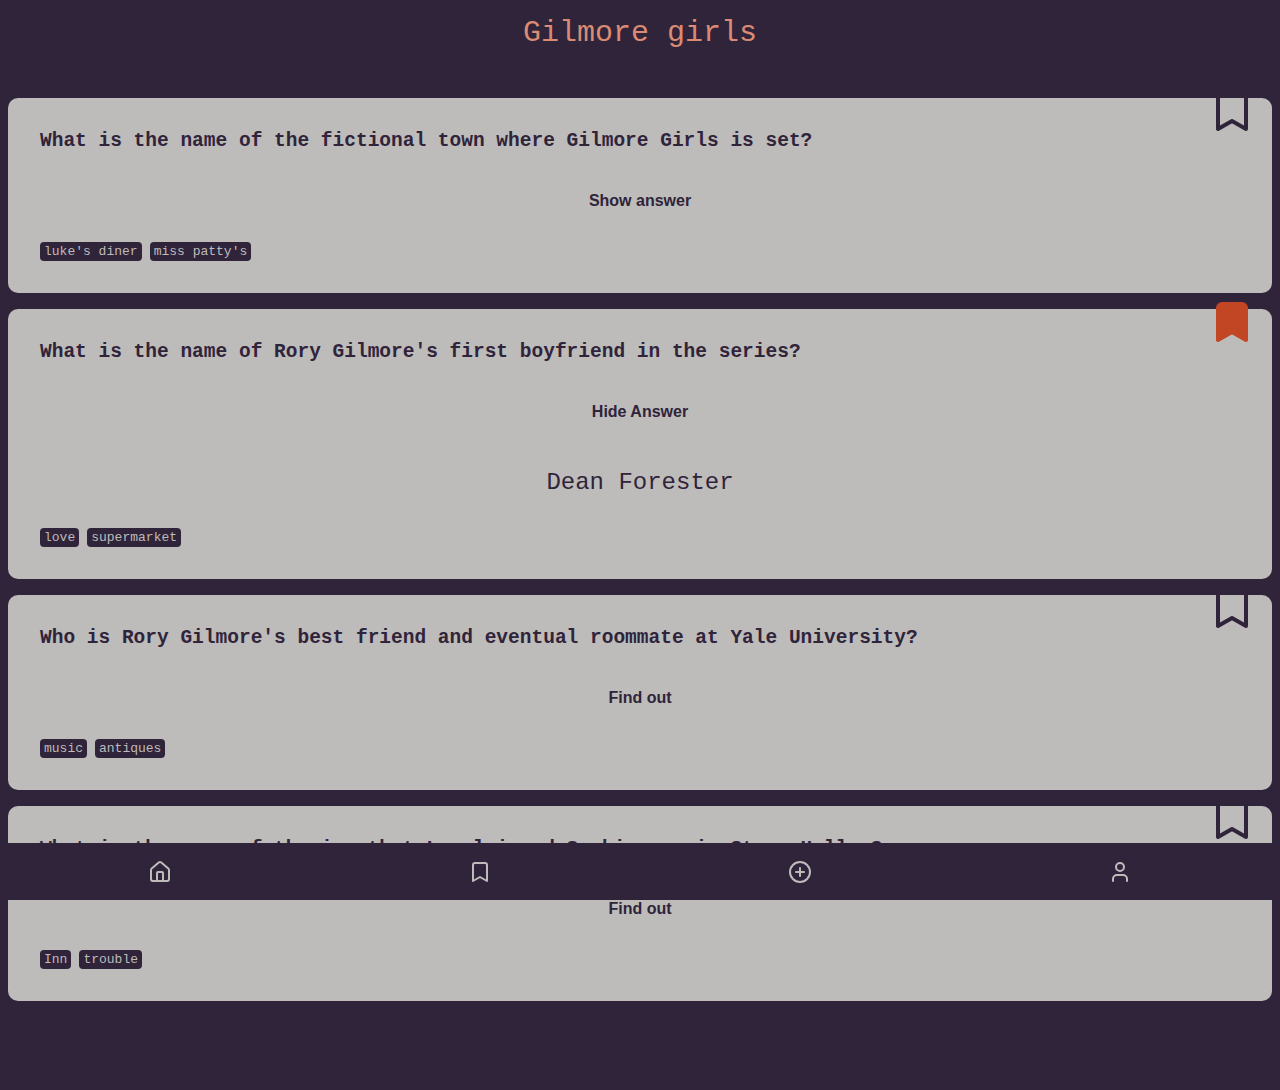
<file: index.html>
<!DOCTYPE html>
<html lang="en">
  <head>
    <meta charset="UTF-8" />
    <meta name="viewport" content="width=device-width, initial-scale=1.0" />
    <title>Document</title>
    <link rel="stylesheet" href="./css/styles.css" />
    <link rel="preconnect" href="https://fonts.googleapis.com">
    <a> </a>
<link rel="preconnect" href="https://fonts.gstatic.com" crossorigin>
<link href="https://fonts.googleapis.com/css2?family=Quintessential&display=swap" rel="stylesheet">

  </head>
  <body class="layout">
    <script src="./index.js" defer></script>
    <header class="layout__heading">
      <h1>Gilmore girls</h1>
    </header>
    <main>
      <ul class="layout__card-list">
        <li>
          <article class="card">
            <h2 class="card__question">What is the name of the fictional town where Gilmore Girls is set?</h2>
            <button class="card__button" data-js="cardAnswer">Show answer</button>
            <span class="card__answer" data-js="answerSpan">Stars Hollow</span>
            <ul class="tag-list">
              <li class="tag-list__item">luke's diner </li>
              <li class="tag-list__item">miss patty's </li>
            </ul>

            <button class="bookmark" data-js="bookmark">

              <svg
                class="bookmark__icon" 
                xmlns="http://www.w3.org/2000/svg"
                width="24"
                height="24"
                viewBox="0 0 24 24"
                fill="none"
                stroke="currentColor"
                stroke-width="2"
                stroke-linecap="round"
                stroke-linejoin="round"
              >
                <path d="m19 21-7-4-7 4V5a2 2 0 0 1 2-2h10a2 2 0 0 1 2 2v16z" />
              </svg>
            </button>
          </article>
        </li>
        <li>
          <article class="card">
            <h2 class="card__question">What is the name of Rory Gilmore's first boyfriend in the series?</h2>
            <button class="card__button">Hide Answer</button>
            <span class="card__answer card__answer--visible">Dean Forester</span>
            <ul class="tag-list">
              <li class="tag-list__item">love</li>
              <li class="tag-list__item">supermarket</li>
            </ul>
            <button class="bookmark">
              <a href="bookmarks.html"></a>
              <svg
                class="bookmark__icon bookmark__icon--active"
                xmlns="http://www.w3.org/2000/svg"
                width="24"
                height="24"
                viewBox="0 0 24 24"
                fill="none"
                stroke="currentColor"
                stroke-width="2"
                stroke-linecap="round"
                stroke-linejoin="round"
              >
                <path d="m19 21-7-4-7 4V5a2 2 0 0 1 2-2h10a2 2 0 0 1 2 2v16z" />
              </svg>
            </button>
          </article>
        </li>
        <li>
          <article class="card">
            <h2 class="card__question">Who is Rory Gilmore's best friend and eventual roommate at Yale University?</h2>
            <button class="card__button">Find out</button>
            <span class="card__answer">Answer 3</span>
            <ul class="tag-list">
              <li class="tag-list__item">music</li>
              <li class="tag-list__item">antiques</li>
            </ul>
            <button class="bookmark">
              <svg
                class="bookmark__icon"
                xmlns="http://www.w3.org/2000/svg"
                width="24"
                height="24"
                viewBox="0 0 24 24"
                fill="none"
                stroke="currentColor"
                stroke-width="2"
                stroke-linecap="round"
                stroke-linejoin="round"
              >
                <path d="m19 21-7-4-7 4V5a2 2 0 0 1 2-2h10a2 2 0 0 1 2 2v16z" />
              </svg>
            </button>
          </article>
        </li>
        <li>
          <article class="card">
            <h2 class="card__question">What is the name of the inn that Lorelai and Sookie run in Stars Hollow?</h2>
            <button class="card__button">Find out</button>
            <span class="card__answer">The Dragonfly Inn</span>
            <ul class="tag-list">
              <li class="tag-list__item">Inn</li>
              <li class="tag-list__item">trouble</li>
            </ul>
            <button class="bookmark">
              <svg
                class="bookmark__icon"
                xmlns="http://www.w3.org/2000/svg"
                width="24"
                height="24"
                viewBox="0 0 24 24"
                fill="none"
                stroke="currentColor"
                stroke-width="2"
                stroke-linecap="round"
                stroke-linejoin="round"
              >
                <path d="m19 21-7-4-7 4V5a2 2 0 0 1 2-2h10a2 2 0 0 1 2 2v16z" />
              </svg>
            </button>
          </article>
        </li>
      </ul>
    </main>
    <nav class="layout__navigation">
      <ul class="nav">
        <li class="nav__item">
          <a class="nav__link nav__link--active" href="/">
            <svg
              xmlns="http://www.w3.org/2000/svg"
              width="24"
              height="24"
              viewBox="0 0 24 24"
              fill="none"
              stroke="currentColor"
              stroke-width="2"
              stroke-linecap="round"
              stroke-linejoin="round"
              class="lucide lucide-house"
            >
              <path id="home" d="M15 21v-8a1 1 0 0 0-1-1h-4a1 1 0 0 0-1 1v8" />
              <path
                d="M3 10a2 2 0 0 1 .709-1.528l7-5.999a2 2 0 0 1 2.582 0l7 5.999A2 2 0 0 1 21 10v9a2 2 0 0 1-2 2H5a2 2 0 0 1-2-2z"
              />
            </svg>
          </a>
        </li>
        <li class="nav__item">
          <a class="nav__link" href="/bookmarks.html">
            <svg
              xmlns="http://www.w3.org/2000/svg"
              width="24"
              height="24"
              viewBox="0 0 24 24"
              fill="none"
              stroke="currentColor"
              stroke-width="2"
              stroke-linecap="round"
              stroke-linejoin="round"
              class="lucide lucide-bookmark"
            >
              <path d="m19 21-7-4-7 4V5a2 2 0 0 1 2-2h10a2 2 0 0 1 2 2v16z" />
            </svg>
          </a>
        </li>

    </li>
    <li class="nav__item">
      <a class="nav__link" href="/form.html">
        <svg xmlns="http://www.w3.org/2000/svg"
         width="24" height="24" viewBox="0 0 24 24" 
         fill="none" stroke="currentColor"
          stroke-width="2" stroke-linecap="round"
           stroke-linejoin="round" 
           class="lucide lucide-circle-plus"
           ><circle cx="12" cy="12" r="10"/>
           <path d="M8 12h8"/><path d="M12 8v8"/>
        </svg>

          <path d="m19 21-7-4-7 4V5a2 2 0 0 1 2-2h10a2 2 0 0 1 2 2v16z" />
        </svg>
      </a>
    </li>
        <li class="nav__item">
          <a class="nav__link" class="nav__link" href="/profile.html">
            <svg
              xmlns="http://www.w3.org/2000/svg"
              width="24"
              height="24"
              viewBox="0 0 24 24"
              fill="none"
              stroke="currentColor"
              stroke-width="2"
              stroke-linecap="round"
              stroke-linejoin="round"
              class="lucide lucide-user"
            >
              <path d="M19 21v-2a4 4 0 0 0-4-4H9a4 4 0 0 0-4 4v2" />
              <circle cx="12" cy="7" r="4" />
            </svg>
          </a>
        </li>
      </ul>
    </nav>
  </body>
</html>
</file>
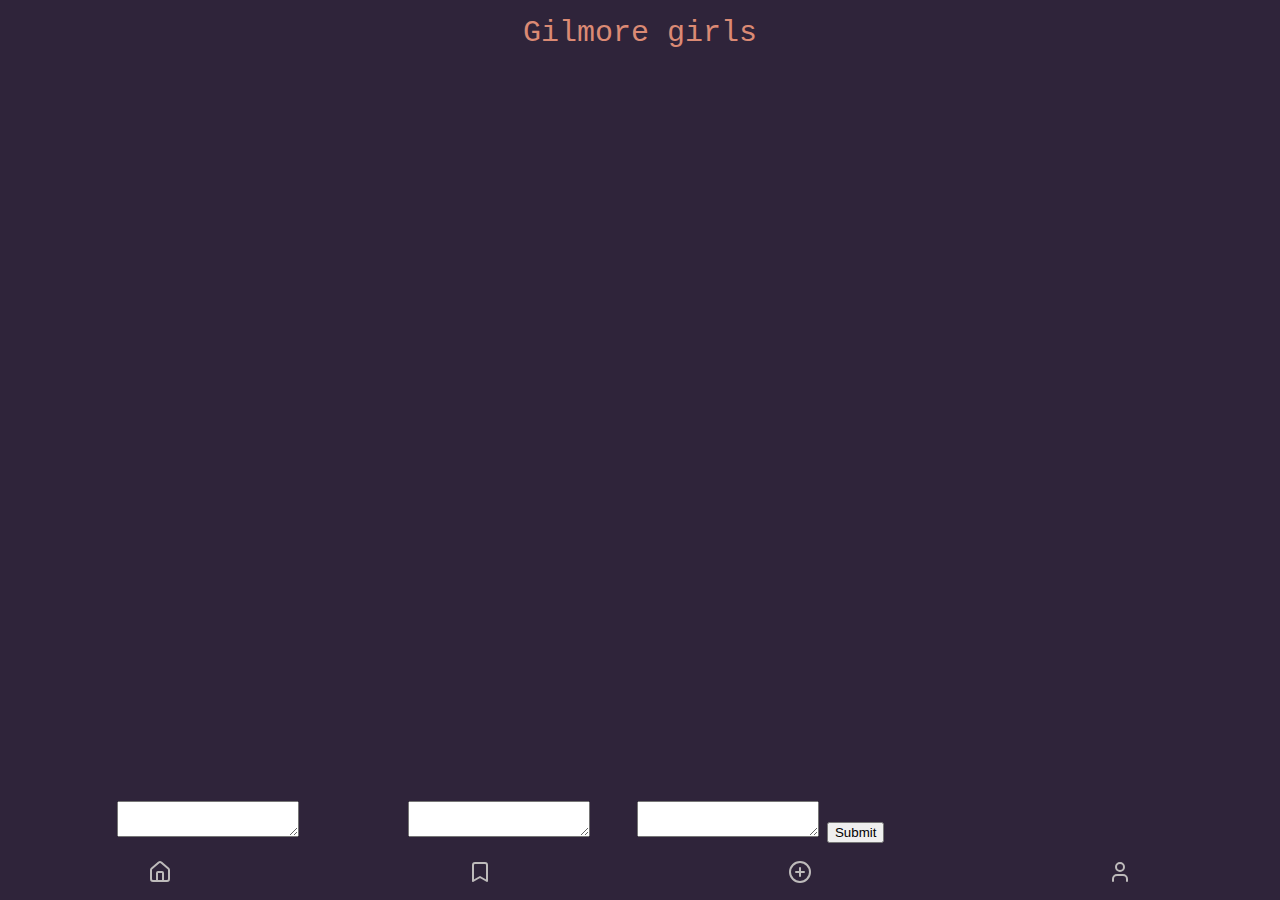
<file: form.html>
<!DOCTYPE html>
<html lang="en">
  <head>
    <meta charset="UTF-8" />
    <meta name="viewport" content="width=device-width, initial-scale=1.0" />
    <title>Document</title>
    <link rel="stylesheet" href="./css/styles.css" />
    <link rel="preconnect" href="https://fonts.googleapis.com">
    <a> </a>
<link rel="preconnect" href="https://fonts.gstatic.com" crossorigin>
<link href="https://fonts.googleapis.com/css2?family=Quintessential&display=swap" rel="stylesheet">

  </head>
  <body class="layout">
    <script src="./index.js" defer></script>
    <header class="layout__heading">
      <h1>Gilmore girls</h1>
      
    </header>
    <form class="form-element">
    <label for="Your-question">Your Question:</label>

    <textarea id="your-question"></textarea>
        <label for="Your-answer">Your answer:</label>
        <textarea id="your-answer"></textarea>

        <label for="tag">Tag:</label>
        <textarea id="your-answer"></textarea>
    
        <button type="Submit">Submit</button>
    </form> 

    <nav class="layout__navigation">
      <ul class="nav">
        <li class="nav__item">
          <a class="nav__link nav__link--active" href="/">
            <svg
              xmlns="http://www.w3.org/2000/svg"
              width="24"
              height="24"
              viewBox="0 0 24 24"
              fill="none"
              stroke="currentColor"
              stroke-width="2"
              stroke-linecap="round"
              stroke-linejoin="round"
              class="lucide lucide-house"
            >
              <path id="home" d="M15 21v-8a1 1 0 0 0-1-1h-4a1 1 0 0 0-1 1v8" />
              <path
                d="M3 10a2 2 0 0 1 .709-1.528l7-5.999a2 2 0 0 1 2.582 0l7 5.999A2 2 0 0 1 21 10v9a2 2 0 0 1-2 2H5a2 2 0 0 1-2-2z"
              />
            </svg>
          </a>
        </li>
        <li class="nav__item">
          <a class="nav__link" href="/bookmarks.html">
            <svg
              xmlns="http://www.w3.org/2000/svg"
              width="24"
              height="24"
              viewBox="0 0 24 24"
              fill="none"
              stroke="currentColor"
              stroke-width="2"
              stroke-linecap="round"
              stroke-linejoin="round"
              class="lucide lucide-bookmark"
            >
              <path d="m19 21-7-4-7 4V5a2 2 0 0 1 2-2h10a2 2 0 0 1 2 2v16z" />
            </svg>
          </a>
        </li>

    </li>
    <li class="nav__item">
      <a class="nav__link" href="/form.html">
        <svg xmlns="http://www.w3.org/2000/svg"
         width="24" height="24" viewBox="0 0 24 24" 
         fill="none" stroke="currentColor"
          stroke-width="2" stroke-linecap="round"
           stroke-linejoin="round" 
           class="lucide lucide-circle-plus"
           ><circle cx="12" cy="12" r="10"/>
           <path d="M8 12h8"/><path d="M12 8v8"/>
        </svg>

          <path d="m19 21-7-4-7 4V5a2 2 0 0 1 2-2h10a2 2 0 0 1 2 2v16z" />
        </svg>
      </a>
    </li>
        <li class="nav__item">
          <a class="nav__link" class="nav__link" href="/profile.html">
            <svg
              xmlns="http://www.w3.org/2000/svg"
              width="24"
              height="24"
              viewBox="0 0 24 24"
              fill="none"
              stroke="currentColor"
              stroke-width="2"
              stroke-linecap="round"
              stroke-linejoin="round"
              class="lucide lucide-user"
            >
              <path d="M19 21v-2a4 4 0 0 0-4-4H9a4 4 0 0 0-4 4v2" />
              <circle cx="12" cy="7" r="4" />
            </svg>
          </a>
        </li>
      </ul>
    </nav>
  </body>
</html>
</file>
<file: css/styles.css>
@import "./global.css";
@import "./components/card.css";
@import "./components/layout.css";
@import "./components/navigation.css";
@import "./components/bookmark.css";
@import "./components/profile.css";
@import "./components/dark-mode.css";
@import "./components/counter.css";
@import "./components/tag-list.css";


@import url('https://fonts.googleapis.com/css2?family=Quintessential&display=swap');
</file>
